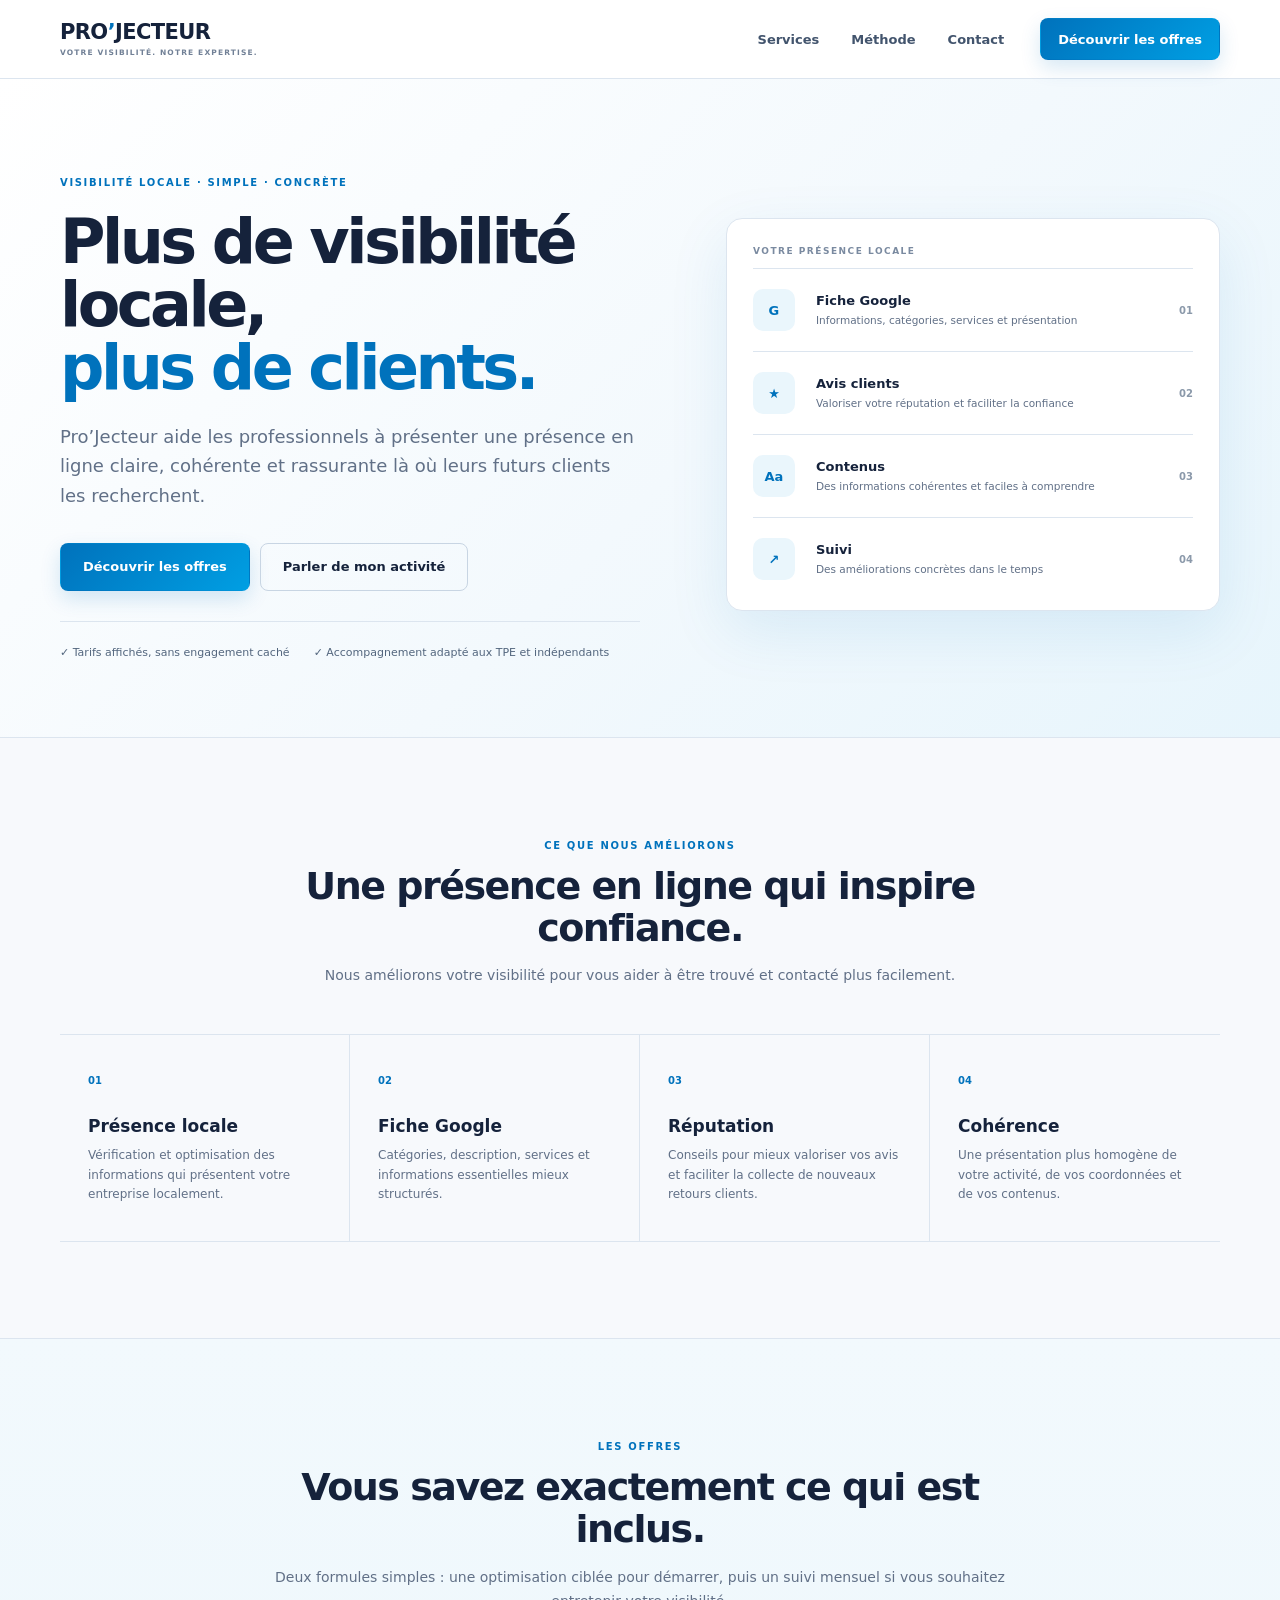
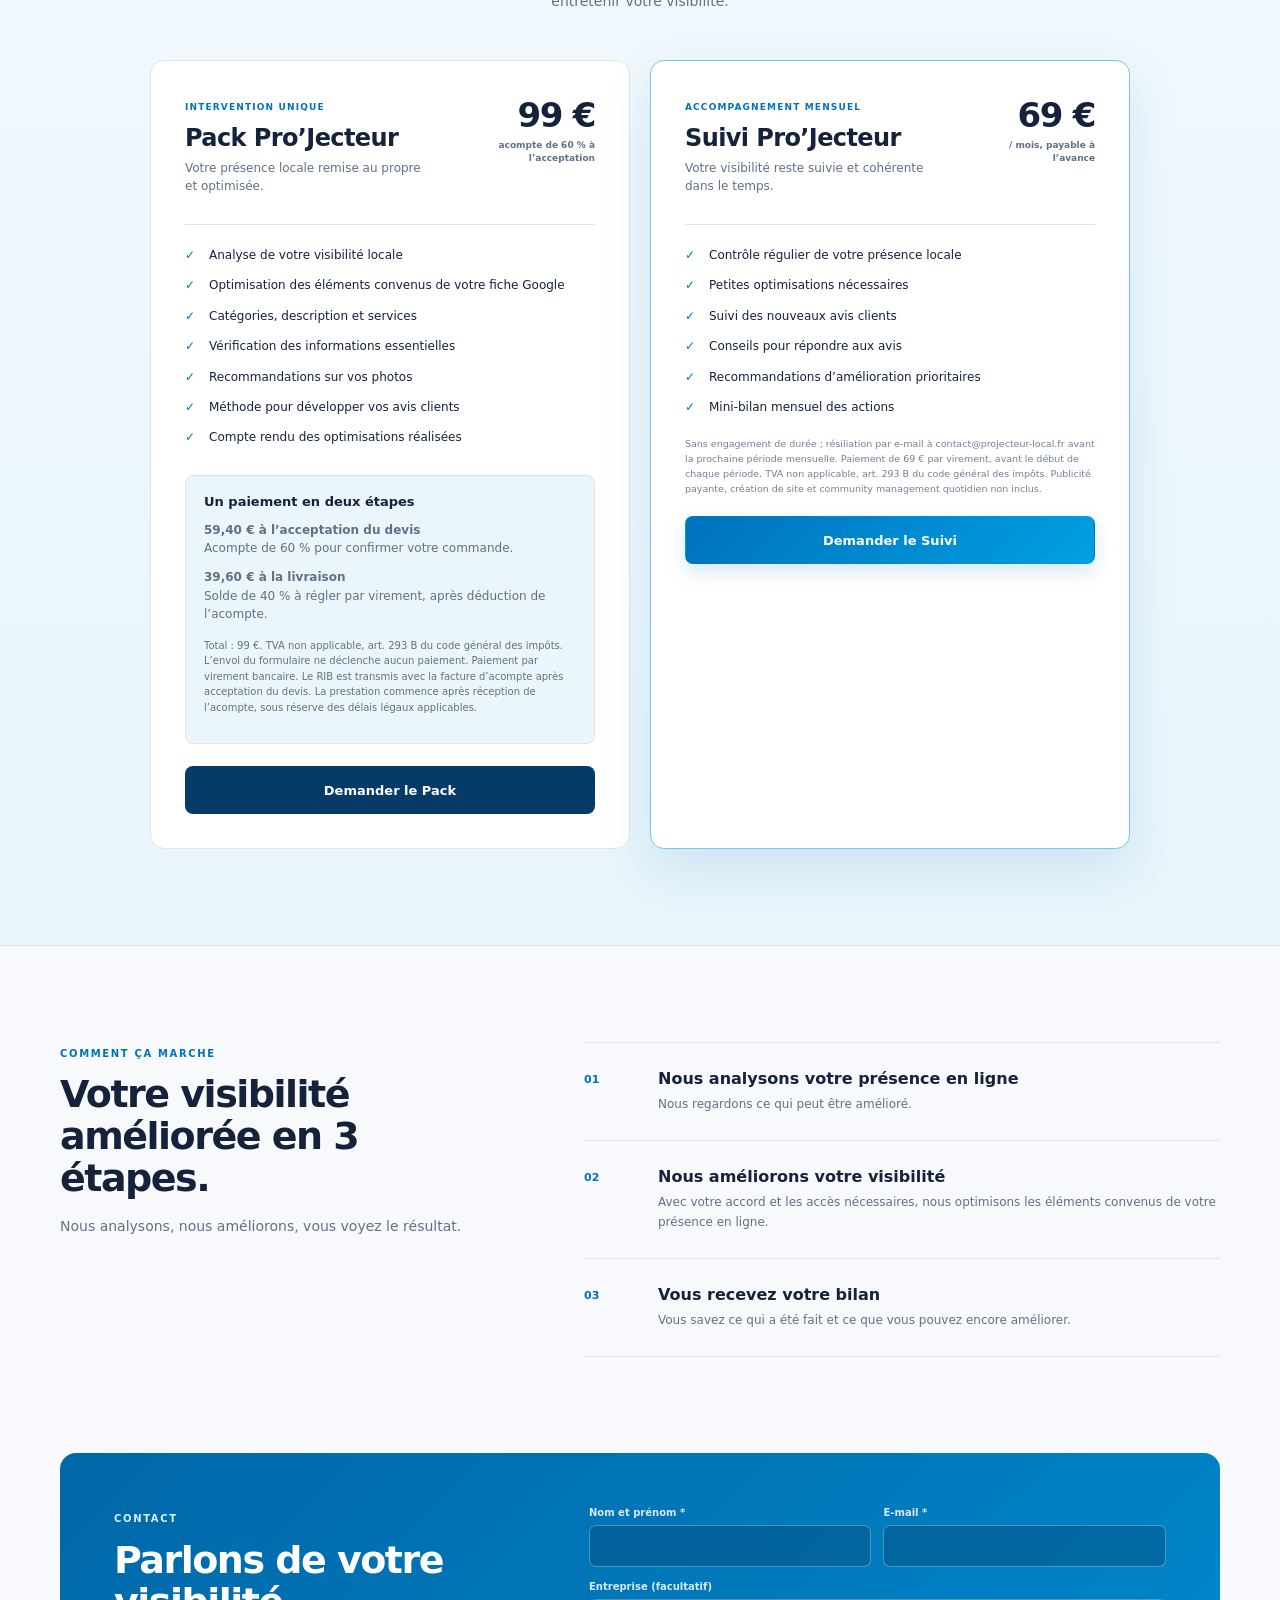
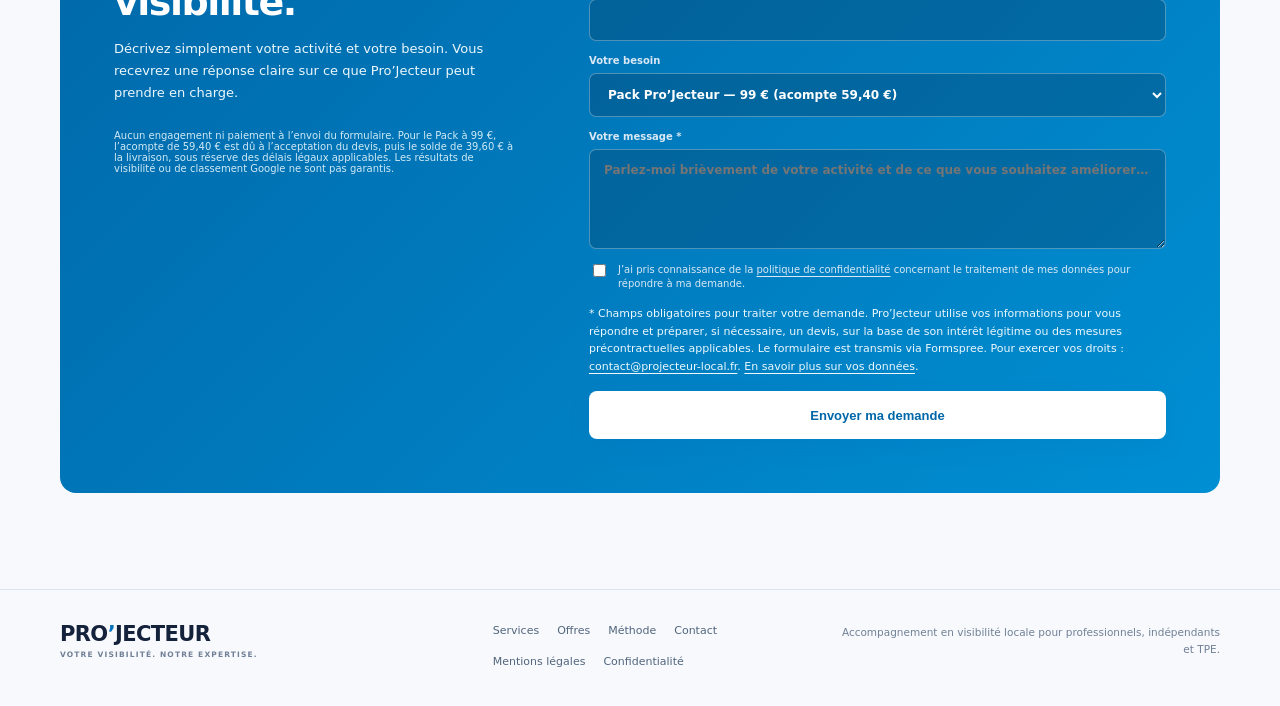
<file: index.html>
<!doctype html>
<html lang="fr">
<head>
<meta charset="utf-8">
<meta name="viewport" content="width=device-width,initial-scale=1">
<meta name="description" content="Pro’Jecteur accompagne les professionnels dans leur visibilité locale : fiche Google, avis clients, contenus et suivi de présence en ligne.">
<title>Pro’Jecteur — Visibilité locale</title>
<link rel="stylesheet" href="styles.css?v=12-20261014">
</head>
<body>
<header class="topbar">
  <div class="wrap nav">
    <a class="brand" href="#accueil" aria-label="Pro’Jecteur accueil"><strong><span>PRO</span><em>’</em>JECTEUR</strong><small>VOTRE VISIBILITÉ. NOTRE EXPERTISE.</small></a>
    <nav class="navlinks" aria-label="Navigation principale">
      <a href="#services">Services</a><a href="#methode">Méthode</a><a href="#contact">Contact</a>
    </nav>
    <a class="btn primary navcta" href="#offres">Découvrir les offres</a>
  </div>
</header>

<main>
<section class="hero" id="accueil">
  <div class="wrap hero-grid">
    <div class="hero-copy">
      <span class="eyebrow">VISIBILITÉ LOCALE · SIMPLE · CONCRÈTE</span>
      <h1>Plus de visibilité locale,<br><span>plus de clients.</span></h1>
      <p class="hero-sub">Pro’Jecteur aide les professionnels à présenter une présence en ligne claire, cohérente et rassurante là où leurs futurs clients les recherchent.</p>
      <div class="hero-actions">
        <a class="btn primary" href="#offres">Découvrir les offres</a>
        <a class="btn secondary" href="#contact">Parler de mon activité</a>
      </div>
      <div class="hero-proof">
        <span>✓ Tarifs affichés, sans engagement caché</span>
        <span>✓ Accompagnement adapté aux TPE et indépendants</span>
      </div>
    </div>
    <div class="hero-panel" aria-label="Domaines d'intervention Pro’Jecteur">
      <div class="panel-label">VOTRE PRÉSENCE LOCALE</div>
      <div class="panel-row"><span class="panel-icon">G</span><div><strong>Fiche Google</strong><small>Informations, catégories, services et présentation</small></div><b>01</b></div>
      <div class="panel-row"><span class="panel-icon">★</span><div><strong>Avis clients</strong><small>Valoriser votre réputation et faciliter la confiance</small></div><b>02</b></div>
      <div class="panel-row"><span class="panel-icon">Aa</span><div><strong>Contenus</strong><small>Des informations cohérentes et faciles à comprendre</small></div><b>03</b></div>
      <div class="panel-row"><span class="panel-icon">↗</span><div><strong>Suivi</strong><small>Des améliorations concrètes dans le temps</small></div><b>04</b></div>
    </div>
  </div>
</section>

<section class="section" id="services">
  <div class="wrap">
    <div class="section-intro narrow"><span class="kicker">CE QUE NOUS AMÉLIORONS</span><h2>Une présence en ligne qui inspire confiance.</h2><p>Nous améliorons votre visibilité pour vous aider à être trouvé et contacté plus facilement.</p></div>
    <div class="service-grid">
      <article><span>01</span><h3>Présence locale</h3><p>Vérification et optimisation des informations qui présentent votre entreprise localement.</p></article>
      <article><span>02</span><h3>Fiche Google</h3><p>Catégories, description, services et informations essentielles mieux structurés.</p></article>
      <article><span>03</span><h3>Réputation</h3><p>Conseils pour mieux valoriser vos avis et faciliter la collecte de nouveaux retours clients.</p></article>
      <article><span>04</span><h3>Cohérence</h3><p>Une présentation plus homogène de votre activité, de vos coordonnées et de vos contenus.</p></article>
    </div>
  </div>
</section>

<section class="section offers" id="offres">
  <div class="wrap">
    <div class="section-intro"><span class="kicker">LES OFFRES</span><h2>Vous savez exactement ce qui est inclus.</h2><p>Deux formules simples : une optimisation ciblée pour démarrer, puis un suivi mensuel si vous souhaitez entretenir votre visibilité.</p></div>
    <div class="pricing">
      <article class="price-card">
        <div class="card-top"><div><span class="offer-tag">INTERVENTION UNIQUE</span><h3>Pack Pro’Jecteur</h3><p>Votre présence locale remise au propre et optimisée.</p></div><div class="price">99 €<small>acompte de 60 % à l’acceptation</small></div></div>
        <div class="divider"></div>
        <ul>
          <li>Analyse de votre visibilité locale</li>
          <li>Optimisation des éléments convenus de votre fiche Google</li>
          <li>Catégories, description et services</li>
          <li>Vérification des informations essentielles</li>
          <li>Recommandations sur vos photos</li>
          <li>Méthode pour développer vos avis clients</li>
          <li>Compte rendu des optimisations réalisées</li>
        </ul>
        <div class="payment-plan" aria-label="Échéancier du Pack à 99 euros">
          <strong>Un paiement en deux étapes</strong>
          <p><b>59,40 € à l’acceptation du devis</b><br>Acompte de 60 % pour confirmer votre commande.</p>
          <p><b>39,60 € à la livraison</b><br>Solde de 40 % à régler par virement, après déduction de l’acompte.</p>
          <p class="payment-detail">Total : 99 €. TVA non applicable, art. 293 B du code général des impôts. L’envoi du formulaire ne déclenche aucun paiement. Paiement par virement bancaire. Le RIB est transmis avec la facture d’acompte après acceptation du devis. La prestation commence après réception de l’acompte, sous réserve des délais légaux applicables.</p>
        </div>
        <a class="btn dark" href="#contact">Demander le Pack</a>
      </article>
      <article class="price-card featured">
        <div class="card-top"><div><span class="offer-tag">ACCOMPAGNEMENT MENSUEL</span><h3>Suivi Pro’Jecteur</h3><p>Votre visibilité reste suivie et cohérente dans le temps.</p></div><div class="price">69 €<small>/ mois, payable à l’avance</small></div></div>
        <div class="divider"></div>
        <ul>
          <li>Contrôle régulier de votre présence locale</li>
          <li>Petites optimisations nécessaires</li>
          <li>Suivi des nouveaux avis clients</li>
          <li>Conseils pour répondre aux avis</li>
          <li>Recommandations d’amélioration prioritaires</li>
          <li>Mini-bilan mensuel des actions</li>
        </ul>
        <p class="note">Sans engagement de durée ; résiliation par e-mail à contact@projecteur-local.fr avant la prochaine période mensuelle. Paiement de 69 € par virement, avant le début de chaque période. TVA non applicable, art. 293 B du code général des impôts. Publicité payante, création de site et community management quotidien non inclus.</p>
        <a class="btn primary" href="#contact">Demander le Suivi</a>
      </article>
    </div>
  </div>
</section>

<section class="section method" id="methode">
  <div class="wrap method-grid">
    <div class="section-intro left"><span class="kicker">COMMENT ÇA MARCHE</span><h2>Votre visibilité améliorée en 3 étapes.</h2><p>Nous analysons, nous améliorons, vous voyez le résultat.</p></div>
    <div class="steps">
      <article><span>01</span><div><h3>Nous analysons votre présence en ligne</h3><p>Nous regardons ce qui peut être amélioré.</p></div></article>
      <article><span>02</span><div><h3>Nous améliorons votre visibilité</h3><p>Avec votre accord et les accès nécessaires, nous optimisons les éléments convenus de votre présence en ligne.</p></div></article>
      <article><span>03</span><div><h3>Vous recevez votre bilan</h3><p>Vous savez ce qui a été fait et ce que vous pouvez encore améliorer.</p></div></article>
    </div>
  </div>
</section>

<section class="contact-section" id="contact">
  <div class="wrap contact-box">
    <div class="contact-copy"><span class="kicker">CONTACT</span><h2>Parlons de votre visibilité.</h2><p>Décrivez simplement votre activité et votre besoin. Vous recevrez une réponse claire sur ce que Pro’Jecteur peut prendre en charge.</p><div class="contact-note">Aucun engagement ni paiement à l’envoi du formulaire. Pour le Pack à 99 €, l’acompte de 59,40 € est dû à l’acceptation du devis, puis le solde de 39,60 € à la livraison, sous réserve des délais légaux applicables. Les résultats de visibilité ou de classement Google ne sont pas garantis.</div></div>
    <form action="https://formspree.io/f/mnpalrao" method="POST">
      <div class="form-grid"><label>Nom et prénom *<input name="name" required></label><label>E-mail *<input name="email" type="email" required></label></div>
      <label>Entreprise (facultatif)<input name="company"></label>
      <label>Votre besoin<select name="need"><option>Pack Pro’Jecteur — 99 € (acompte 59,40 €)</option><option>Suivi Pro’Jecteur — 69 €/mois</option><option>Diagnostic / conseil</option><option>Autre demande</option></select></label>
      <label>Votre message *<textarea name="message" placeholder="Parlez-moi brièvement de votre activité et de ce que vous souhaitez améliorer…" required></textarea></label>
      <label class="consent"><input type="checkbox" name="consent" value="oui"><span>J’ai pris connaissance de la <a href="confidentialite.html" target="_blank" rel="noopener">politique de confidentialité</a> concernant le traitement de mes données pour répondre à ma demande.</span></label>
      <p class="form-privacy">* Champs obligatoires pour traiter votre demande. Pro’Jecteur utilise vos informations pour vous répondre et préparer, si nécessaire, un devis, sur la base de son intérêt légitime ou des mesures précontractuelles applicables. Le formulaire est transmis via Formspree. Pour exercer vos droits : <a href="mailto:contact@projecteur-local.fr">contact@projecteur-local.fr</a>. <a href="confidentialite.html">En savoir plus sur vos données</a>.</p>
      <button class="btn primary submit" type="submit">Envoyer ma demande</button>
    </form>
  </div>
</section>
</main>

<footer><div class="wrap footer-grid"><div class="brand"><strong><span>PRO</span><em>’</em>JECTEUR</strong><small>VOTRE VISIBILITÉ. NOTRE EXPERTISE.</small></div><div class="footer-links"><a href="#services">Services</a><a href="#offres">Offres</a><a href="#methode">Méthode</a><a href="#contact">Contact</a><a href="mentions-legales.html">Mentions légales</a><a href="confidentialite.html">Confidentialité</a></div><p>Accompagnement en visibilité locale pour professionnels, indépendants et TPE.</p></div></footer>
</body>
</html>
</file>
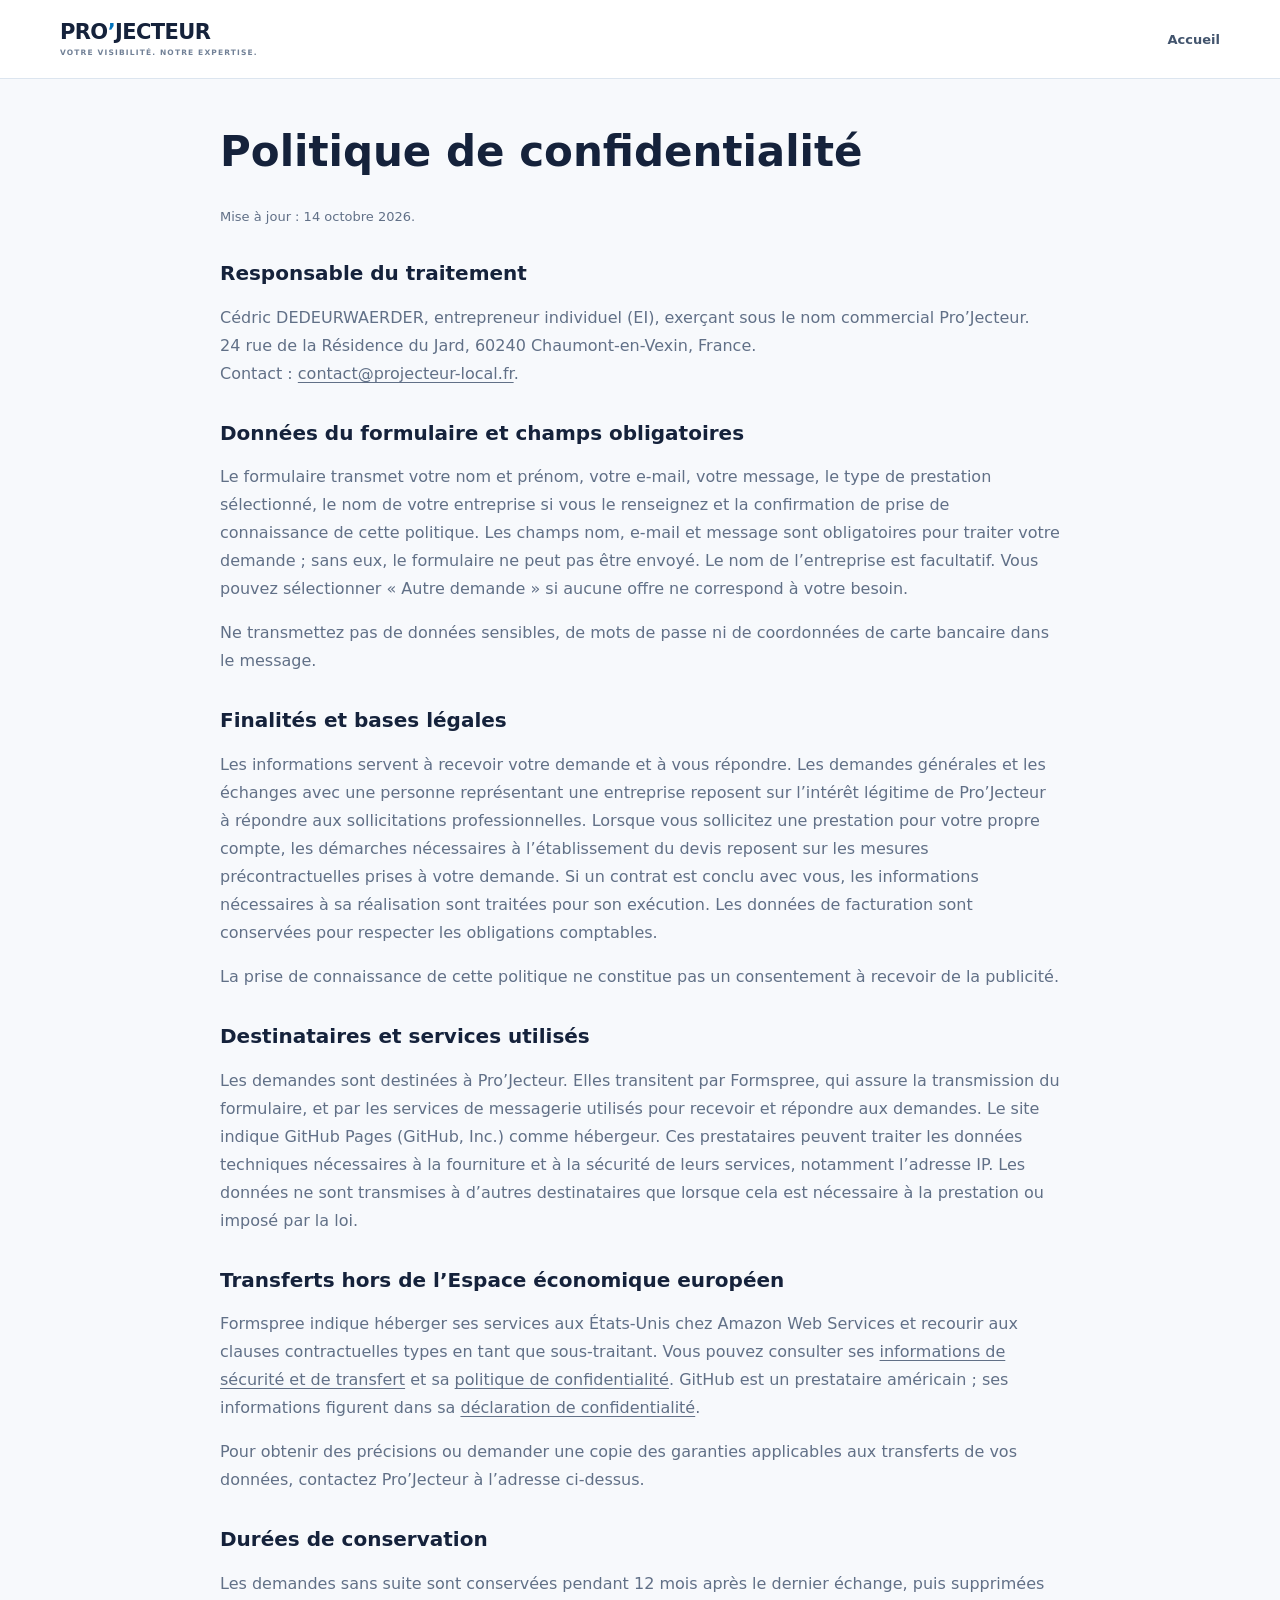
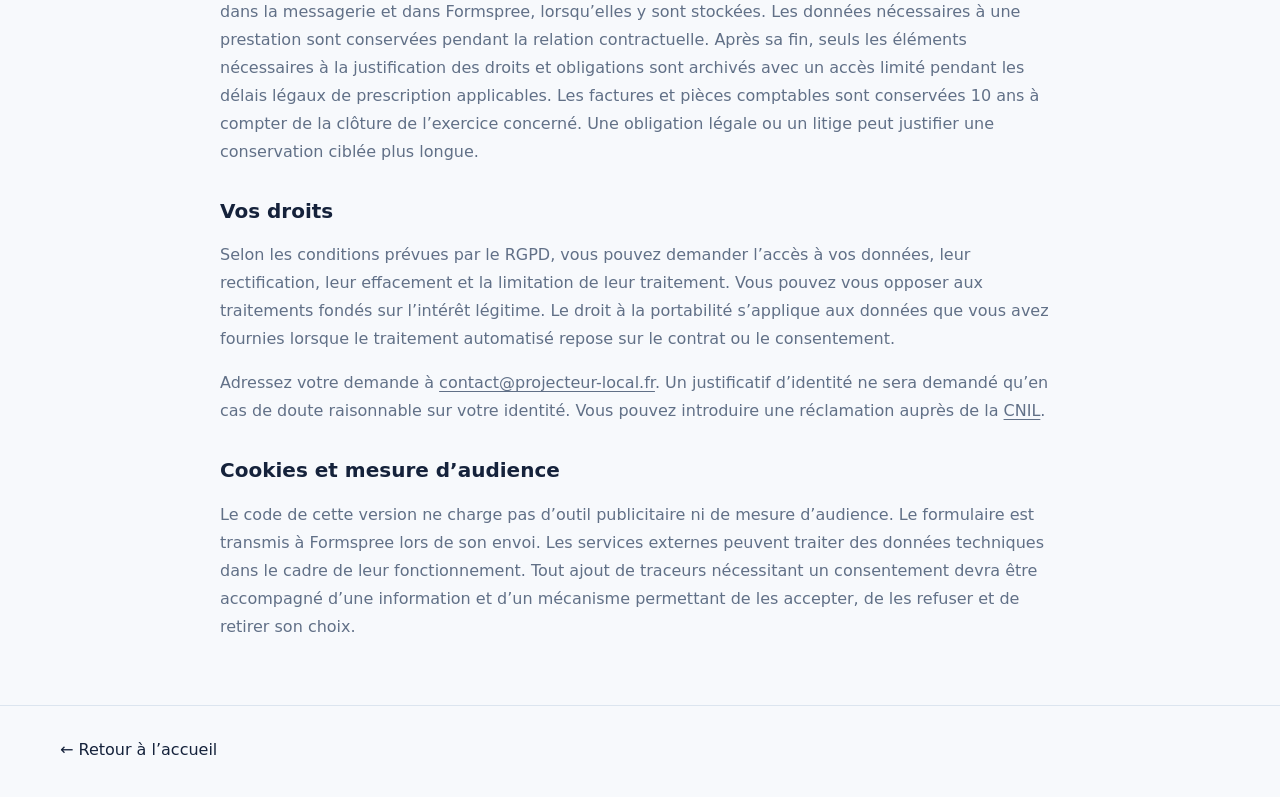
<file: confidentialite.html>
<!doctype html><html lang="fr"><head><meta charset="utf-8"><meta name="viewport" content="width=device-width,initial-scale=1"><link rel="stylesheet" href="styles.css?v=12-20261014"><title>Confidentialité — Pro’Jecteur</title></head><body><header class="topbar"><div class="wrap nav"><a class="brand" href="index.html"><strong><span>PRO</span><em>’</em>JECTEUR</strong><small>VOTRE VISIBILITÉ. NOTRE EXPERTISE.</small></a><nav class="navlinks"><a href="index.html">Accueil</a></nav></div></header><main class="legal-page"><h1>Politique de confidentialité</h1><p class="legal-date">Mise à jour : 14 octobre 2026.</p>
<h2>Responsable du traitement</h2><p>Cédric DEDEURWAERDER, entrepreneur individuel (EI), exerçant sous le nom commercial Pro’Jecteur.<br>24 rue de la Résidence du Jard, 60240 Chaumont-en-Vexin, France.<br>Contact : <a href="mailto:contact@projecteur-local.fr">contact@projecteur-local.fr</a>.</p>
<h2>Données du formulaire et champs obligatoires</h2><p>Le formulaire transmet votre nom et prénom, votre e-mail, votre message, le type de prestation sélectionné, le nom de votre entreprise si vous le renseignez et la confirmation de prise de connaissance de cette politique. Les champs nom, e-mail et message sont obligatoires pour traiter votre demande ; sans eux, le formulaire ne peut pas être envoyé. Le nom de l’entreprise est facultatif. Vous pouvez sélectionner « Autre demande » si aucune offre ne correspond à votre besoin.</p><p>Ne transmettez pas de données sensibles, de mots de passe ni de coordonnées de carte bancaire dans le message.</p>
<h2>Finalités et bases légales</h2><p>Les informations servent à recevoir votre demande et à vous répondre. Les demandes générales et les échanges avec une personne représentant une entreprise reposent sur l’intérêt légitime de Pro’Jecteur à répondre aux sollicitations professionnelles. Lorsque vous sollicitez une prestation pour votre propre compte, les démarches nécessaires à l’établissement du devis reposent sur les mesures précontractuelles prises à votre demande. Si un contrat est conclu avec vous, les informations nécessaires à sa réalisation sont traitées pour son exécution. Les données de facturation sont conservées pour respecter les obligations comptables.</p><p>La prise de connaissance de cette politique ne constitue pas un consentement à recevoir de la publicité.</p>
<h2>Destinataires et services utilisés</h2><p>Les demandes sont destinées à Pro’Jecteur. Elles transitent par Formspree, qui assure la transmission du formulaire, et par les services de messagerie utilisés pour recevoir et répondre aux demandes. Le site indique GitHub Pages (GitHub, Inc.) comme hébergeur. Ces prestataires peuvent traiter les données techniques nécessaires à la fourniture et à la sécurité de leurs services, notamment l’adresse IP. Les données ne sont transmises à d’autres destinataires que lorsque cela est nécessaire à la prestation ou imposé par la loi.</p>
<h2>Transferts hors de l’Espace économique européen</h2><p>Formspree indique héberger ses services aux États-Unis chez Amazon Web Services et recourir aux clauses contractuelles types en tant que sous-traitant. Vous pouvez consulter ses <a href="https://formspree.io/security/" rel="noopener noreferrer">informations de sécurité et de transfert</a> et sa <a href="https://formspree.io/legal/privacy-policy/" rel="noopener noreferrer">politique de confidentialité</a>. GitHub est un prestataire américain ; ses informations figurent dans sa <a href="https://docs.github.com/en/site-policy/privacy-policies/github-general-privacy-statement" rel="noopener noreferrer">déclaration de confidentialité</a>.</p><p>Pour obtenir des précisions ou demander une copie des garanties applicables aux transferts de vos données, contactez Pro’Jecteur à l’adresse ci-dessus.</p>
<h2>Durées de conservation</h2><p>Les demandes sans suite sont conservées pendant 12 mois après le dernier échange, puis supprimées dans la messagerie et dans Formspree, lorsqu’elles y sont stockées. Les données nécessaires à une prestation sont conservées pendant la relation contractuelle. Après sa fin, seuls les éléments nécessaires à la justification des droits et obligations sont archivés avec un accès limité pendant les délais légaux de prescription applicables. Les factures et pièces comptables sont conservées 10 ans à compter de la clôture de l’exercice concerné. Une obligation légale ou un litige peut justifier une conservation ciblée plus longue.</p>
<h2>Vos droits</h2><p>Selon les conditions prévues par le RGPD, vous pouvez demander l’accès à vos données, leur rectification, leur effacement et la limitation de leur traitement. Vous pouvez vous opposer aux traitements fondés sur l’intérêt légitime. Le droit à la portabilité s’applique aux données que vous avez fournies lorsque le traitement automatisé repose sur le contrat ou le consentement.</p><p>Adressez votre demande à <a href="mailto:contact@projecteur-local.fr">contact@projecteur-local.fr</a>. Un justificatif d’identité ne sera demandé qu’en cas de doute raisonnable sur votre identité. Vous pouvez introduire une réclamation auprès de la <a href="https://www.cnil.fr/fr/plaintes" rel="noopener noreferrer">CNIL</a>.</p>
<h2>Cookies et mesure d’audience</h2><p>Le code de cette version ne charge pas d’outil publicitaire ni de mesure d’audience. Le formulaire est transmis à Formspree lors de son envoi. Les services externes peuvent traiter des données techniques dans le cadre de leur fonctionnement. Tout ajout de traceurs nécessitant un consentement devra être accompagné d’une information et d’un mécanisme permettant de les accepter, de les refuser et de retirer son choix.</p></main><footer><div class="wrap"><a href="index.html">← Retour à l’accueil</a></div></footer></body></html>
</file>
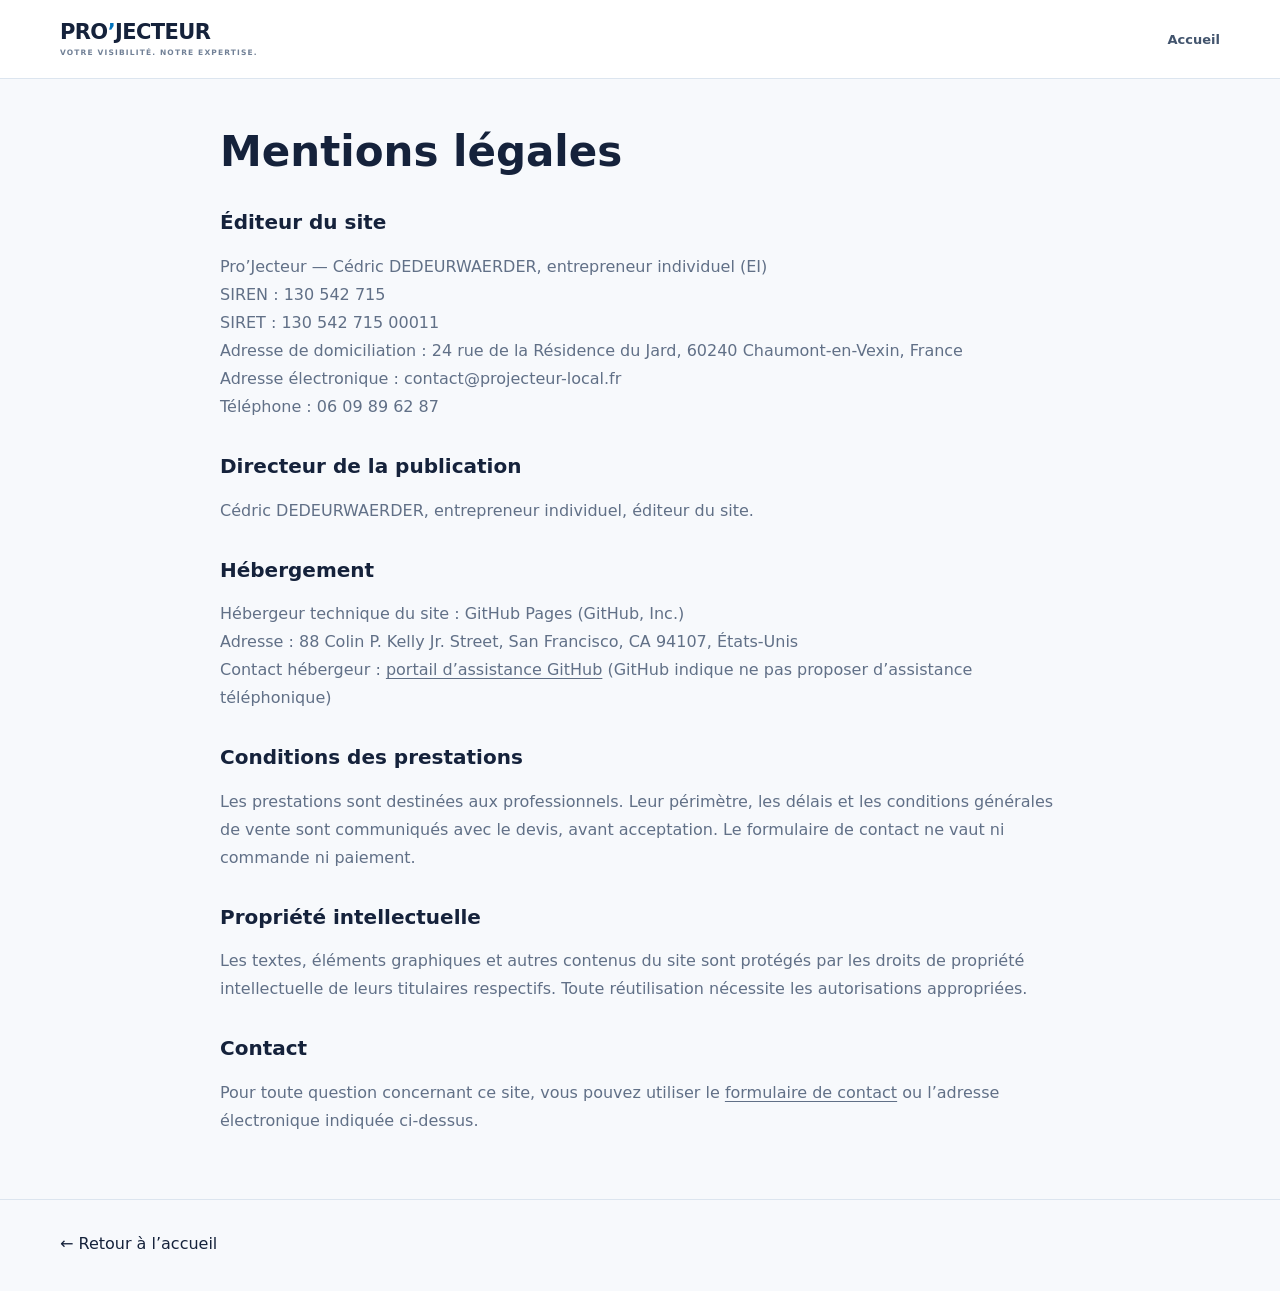
<file: mentions-legales.html>
<!doctype html><html lang="fr"><head><meta charset="utf-8"><meta name="viewport" content="width=device-width,initial-scale=1"><link rel="stylesheet" href="styles.css?v=12-20261014"><title>Mentions légales — Pro’Jecteur</title></head><body><header class="topbar"><div class="wrap nav"><a class="brand" href="index.html"><strong><span>PRO</span><em>’</em>JECTEUR</strong><small>VOTRE VISIBILITÉ. NOTRE EXPERTISE.</small></a><nav class="navlinks"><a href="index.html">Accueil</a></nav></div></header><main class="legal-page"><h1>Mentions légales</h1><h2>Éditeur du site</h2><p>Pro’Jecteur — Cédric DEDEURWAERDER, entrepreneur individuel (EI)<br>SIREN : 130 542 715<br>SIRET : 130 542 715 00011<br>Adresse de domiciliation : 24 rue de la Résidence du Jard, 60240 Chaumont-en-Vexin, France<br>Adresse électronique : contact@projecteur-local.fr<br>Téléphone : 06 09 89 62 87</p><h2>Directeur de la publication</h2><p>Cédric DEDEURWAERDER, entrepreneur individuel, éditeur du site.</p><h2>Hébergement</h2><p>Hébergeur technique du site : GitHub Pages (GitHub, Inc.)<br>Adresse : 88 Colin P. Kelly Jr. Street, San Francisco, CA 94107, États-Unis<br>Contact hébergeur : <a href="https://support.github.com/" rel="noopener noreferrer">portail d’assistance GitHub</a> (GitHub indique ne pas proposer d’assistance téléphonique)</p><h2>Conditions des prestations</h2><p>Les prestations sont destinées aux professionnels. Leur périmètre, les délais et les conditions générales de vente sont communiqués avec le devis, avant acceptation. Le formulaire de contact ne vaut ni commande ni paiement.</p><h2>Propriété intellectuelle</h2><p>Les textes, éléments graphiques et autres contenus du site sont protégés par les droits de propriété intellectuelle de leurs titulaires respectifs. Toute réutilisation nécessite les autorisations appropriées.</p><h2>Contact</h2><p>Pour toute question concernant ce site, vous pouvez utiliser le <a href="index.html#contact">formulaire de contact</a> ou l’adresse électronique indiquée ci-dessus.</p></main><footer><div class="wrap"><a href="index.html">← Retour à l’accueil</a></div></footer></body></html>
</file>
<file: styles.css>
:root{--ink:#15223b;--muted:#617087;--paper:#f7f9fc;--card:#ffffff;--white:#fff;--line:#dce5ef;--accent:#0072bc;--accent-bright:#009fe3;--accent-dark:#005b9a;--soft:#eaf6fc;--dark:#063b68}
*{box-sizing:border-box}html{scroll-behavior:smooth}body{margin:0;font-family:Inter,ui-sans-serif,system-ui,-apple-system,"Segoe UI",Arial,sans-serif;color:var(--ink);background:var(--paper);-webkit-font-smoothing:antialiased}a{text-decoration:none;color:inherit}.wrap{width:min(1160px,calc(100% - 48px));margin:auto}.section{padding:96px 0}.topbar{position:sticky;top:0;z-index:20;background:rgba(255,255,255,.94);backdrop-filter:blur(16px);border-bottom:1px solid var(--line)}.nav{height:78px;display:flex;align-items:center;gap:36px}.brand{display:flex;flex-direction:column;margin-right:auto}.brand strong{font-size:21px;line-height:1;letter-spacing:-.6px}.brand strong span{font-weight:900}.brand strong em{font-style:normal;color:var(--accent)}.brand small{font-size:7.5px;letter-spacing:1.15px;margin-top:5px;color:#718096;font-weight:700}.navlinks{display:flex;gap:32px;font-size:13px;font-weight:650;color:#42546d}.navlinks a{transition:.2s}.navlinks a:hover{color:var(--accent)}.btn{display:inline-flex;align-items:center;justify-content:center;min-height:48px;border-radius:8px;padding:0 22px;font-weight:750;font-size:13px;border:1px solid transparent;transition:.2s}.btn:hover{transform:translateY(-1px)}.primary{background:linear-gradient(135deg,var(--accent) 0%,var(--accent-bright) 100%);color:#fff;box-shadow:0 8px 20px rgba(0,114,188,.16)}.primary:hover{background:linear-gradient(135deg,var(--accent-dark) 0%,var(--accent) 100%)}.secondary{border-color:#c8d5e3;background:transparent;color:var(--ink)}.dark{background:var(--dark);color:#fff}.navcta{min-height:42px;padding:0 17px}
.hero{padding:92px 0 78px;border-bottom:1px solid var(--line);background:linear-gradient(135deg,#ffffff 0%,#f3f9fd 55%,#e7f5fc 100%)}.hero-grid{display:grid;grid-template-columns:1.08fr .92fr;gap:86px;align-items:center}.eyebrow,.kicker{font-size:10px;letter-spacing:1.65px;font-weight:850;color:var(--accent)}.hero h1{font-size:62px;line-height:1.02;letter-spacing:-3.5px;margin:20px 0 22px;max-width:700px}.hero h1 span{color:var(--accent)}.hero-sub{font-size:18px;line-height:1.65;color:var(--muted);max-width:650px;margin:0}.hero-actions{display:flex;gap:10px;margin-top:32px}.hero-proof{display:flex;gap:24px;margin-top:30px;padding-top:24px;border-top:1px solid var(--line);font-size:11px;color:#52657d}.hero-panel{background:var(--card);border:1px solid var(--line);border-radius:16px;padding:14px 26px 10px;box-shadow:0 20px 60px rgba(0,114,188,.10)}.panel-label{font-size:9px;letter-spacing:1.5px;font-weight:850;color:#7a8aa0;padding:13px 0 12px}.panel-row{display:grid;grid-template-columns:48px 1fr auto;gap:15px;align-items:center;padding:20px 0;border-top:1px solid var(--line)}.panel-icon{width:42px;height:42px;border-radius:10px;background:var(--soft);color:var(--accent);display:grid;place-items:center;font-weight:850;font-size:13px}.panel-row div{display:flex;flex-direction:column;gap:5px}.panel-row strong{font-size:13px}.panel-row small{font-size:10.5px;line-height:1.4;color:var(--muted)}.panel-row>b{font-size:10px;color:#8b99aa}
.section-intro{text-align:center;max-width:760px;margin:0 auto 46px}.section-intro.narrow{max-width:720px}.section-intro h2{font-size:38px;line-height:1.1;letter-spacing:-1.5px;margin:13px 0 14px}.section-intro p{font-size:14px;line-height:1.75;color:var(--muted);margin:0}.service-grid{display:grid;grid-template-columns:repeat(4,1fr);border-top:1px solid var(--line);border-bottom:1px solid var(--line)}.service-grid article{padding:34px 28px 36px;border-right:1px solid var(--line)}.service-grid article:last-child{border-right:0}.service-grid article>span{font-size:10px;font-weight:800;color:var(--accent)}.service-grid h3{font-size:17px;margin:28px 0 10px}.service-grid p{font-size:12px;line-height:1.65;color:var(--muted);margin:0}
.offers{background:linear-gradient(180deg,#f2f9fd 0%,#e8f5fb 100%);border-top:1px solid var(--line);border-bottom:1px solid var(--line)}.pricing{display:grid;grid-template-columns:1fr 1fr;gap:20px;max-width:980px;margin:auto}.price-card{background:var(--card);border:1px solid var(--line);border-radius:14px;padding:34px}.price-card.featured{border-color:#78c5eb;box-shadow:0 20px 50px rgba(0,114,188,.13)}.card-top{display:flex;justify-content:space-between;gap:24px;align-items:flex-start}.offer-tag{font-size:9px;letter-spacing:1.15px;font-weight:850;color:var(--accent)}.price-card h3{font-size:24px;letter-spacing:-.6px;margin:10px 0 7px}.price-card p{font-size:12px;line-height:1.55;color:var(--muted);margin:0;max-width:260px}.price{font-size:34px;font-weight:850;letter-spacing:-1.3px;white-space:nowrap;text-align:right}.price small{display:block;font-size:9px;font-weight:600;color:var(--muted);letter-spacing:0;margin-top:4px}.divider{height:1px;background:var(--line);margin:28px 0 22px}.price-card ul{list-style:none;padding:0;margin:0 0 28px}.price-card li{position:relative;padding-left:24px;font-size:12px;line-height:1.45;margin:13px 0}.price-card li:before{content:"✓";position:absolute;left:0;color:var(--accent);font-weight:900}.price-card .btn{width:100%}.price-card .note{font-size:9.5px;max-width:none;margin:-7px 0 20px;color:#718096}
.method-grid{display:grid;grid-template-columns:.8fr 1.2fr;gap:100px;align-items:start}.section-intro.left{text-align:left;margin:0}.steps{border-top:1px solid var(--line)}.steps article{display:grid;grid-template-columns:54px 1fr;gap:20px;padding:26px 0;border-bottom:1px solid var(--line)}.steps article>span{font-size:11px;font-weight:850;color:var(--accent);padding-top:4px}.steps h3{font-size:16px;margin:0 0 7px}.steps p{font-size:12px;line-height:1.6;color:var(--muted);margin:0}
.contact-section{padding:0 0 96px}.contact-box{background:linear-gradient(135deg,#0067a8 0%,#008fd3 100%);color:#fff;border-radius:16px;padding:54px;display:grid;grid-template-columns:.82fr 1.18fr;gap:74px;align-items:start}.contact-copy .kicker{color:#d5f2ff}.contact-copy h2{font-size:38px;line-height:1.1;letter-spacing:-1.5px;margin:14px 0}.contact-copy p{font-size:13px;line-height:1.7;color:#edf8fd;max-width:390px}.contact-note{font-size:10px;color:#d2eaf5;margin-top:26px}.contact-box form{display:grid;gap:14px}.form-grid{display:grid;grid-template-columns:1fr 1fr;gap:12px}.contact-box label{font-size:10px;font-weight:700;color:#d9e8f4;display:grid;gap:7px}input,textarea,select{width:100%;border:1px solid rgba(255,255,255,.30);background:rgba(5,72,116,.42);color:#fff;border-radius:7px;padding:13px 14px;font:inherit;font-size:12px;outline:none}input:focus,textarea:focus,select:focus{border-color:#b8e8fb}textarea{min-height:100px;resize:vertical}.consent{display:flex!important;grid-template-columns:auto 1fr!important;align-items:flex-start;gap:9px!important;font-weight:500!important;line-height:1.4}.consent input{width:auto;margin-top:1px}.submit{width:100%;margin-top:2px;background:#fff;color:#0067a8}.submit:hover{background:#fff}
footer{border-top:1px solid var(--line);padding:34px 0 38px}.footer-grid{display:grid;grid-template-columns:1.3fr 1fr 1.3fr;align-items:start;gap:50px}.footer-links{display:flex;gap:18px;flex-wrap:wrap;font-size:11px;color:#52657d}.footer-grid>p{font-size:10.5px;line-height:1.6;color:#718096;margin:0;text-align:right}
@media(max-width:900px){.wrap{width:min(100% - 32px,1160px)}.navlinks,.navcta{display:none}.hero{padding:62px 0}.hero-grid{grid-template-columns:1fr;gap:45px}.hero h1{font-size:48px;letter-spacing:-2.5px}.hero-proof{flex-direction:column;gap:9px}.service-grid{grid-template-columns:1fr 1fr}.service-grid article:nth-child(2){border-right:0}.service-grid article:nth-child(-n+2){border-bottom:1px solid var(--line)}.pricing{grid-template-columns:1fr}.method-grid{grid-template-columns:1fr;gap:40px}.contact-box{grid-template-columns:1fr;gap:38px;padding:36px}.footer-grid{grid-template-columns:1fr 1fr}.footer-grid>p{grid-column:1/-1;text-align:left}.section{padding:72px 0}}
@media(max-width:560px){.wrap{width:calc(100% - 28px)}.nav{height:70px}.hero{padding:48px 0}.hero h1{font-size:40px;letter-spacing:-2px}.hero-sub{font-size:16px}.hero-actions{flex-direction:column}.hero-actions .btn{width:100%}.hero-panel{padding:8px 18px}.panel-row{grid-template-columns:44px 1fr}.panel-row>b{display:none}.section{padding:60px 0}.section-intro h2,.contact-copy h2{font-size:31px}.service-grid{grid-template-columns:1fr}.service-grid article{border-right:0;border-bottom:1px solid var(--line)!important;padding:28px 4px}.service-grid article:last-child{border-bottom:0!important}.card-top{flex-direction:column}.price{text-align:left}.price-card{padding:26px 22px}.contact-section{padding-bottom:60px}.contact-box{padding:28px 20px}.form-grid{grid-template-columns:1fr}.footer-grid{grid-template-columns:1fr}.footer-links{margin-top:4px}}

.payment-plan{background:var(--soft);border:1px solid var(--line);border-radius:8px;padding:18px;margin:0 0 22px}.payment-plan>strong{display:block;font-size:13px;margin-bottom:12px}.price-card .payment-plan p{max-width:none;margin:10px 0;font-size:12px;line-height:1.55}.price-card .payment-plan .payment-detail{font-size:10px;margin-top:14px}.price-card .price small{white-space:normal;max-width:155px;line-height:1.5}

/* Pages juridiques et information du formulaire */
.legal-page{width:min(840px,calc(100% - 40px));margin:48px auto 64px;line-height:1.75;overflow-wrap:anywhere}.legal-page h1{font-size:clamp(28px,5vw,42px);line-height:1.2}.legal-page h2{font-size:20px;margin-top:32px;line-height:1.35}.legal-page p{color:var(--muted)}.legal-page a,.form-privacy a,.consent a{text-decoration:underline;text-underline-offset:3px}.legal-date{font-size:13px}.contact-box .form-privacy{font-size:11px;line-height:1.6;color:#edf8fd;margin:0}.legal-page a:focus-visible,.form-privacy a:focus-visible{outline:2px solid currentColor;outline-offset:3px}
</file>
